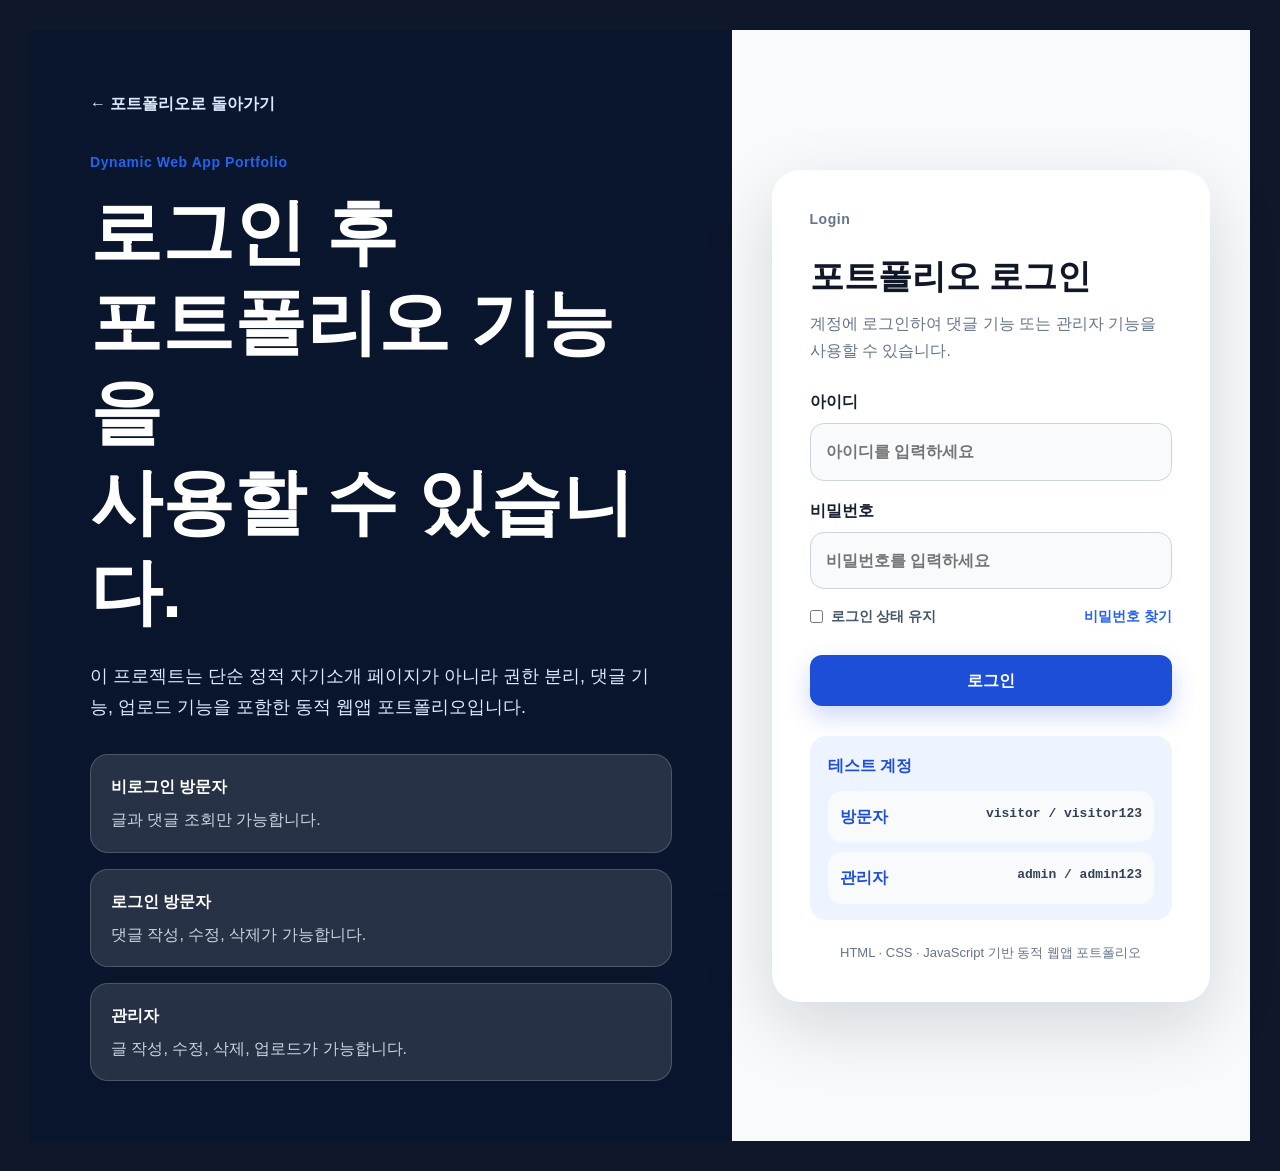
<file: login.html>
<!DOCTYPE html>
<html lang="ko">
<head>
  <meta charset="UTF-8" />
  <meta name="viewport" content="width=device-width, initial-scale=1.0" />

  <title>로그인 | 김동욱 포트폴리오</title>

  <meta
    name="description"
    content="김동욱 동적 웹앱 포트폴리오 로그인 페이지"
  />

  <link rel="stylesheet" href="style.css" />
  <link rel="stylesheet" href="login.css" />
</head>
<body class="login-page">

  <main class="login-layout">

    <!-- LEFT -->
    <section class="login-hero">

      <div class="login-overlay"></div>

      <div class="login-hero-content">

        <a class="back-link" href="index.html">
          ← 포트폴리오로 돌아가기
        </a>

        <p class="eyebrow">Dynamic Web App Portfolio</p>

        <h1>
          로그인 후<br />
          포트폴리오 기능을<br />
          사용할 수 있습니다.
        </h1>

        <p class="login-hero-text">
          이 프로젝트는 단순 정적 자기소개 페이지가 아니라
          권한 분리, 댓글 기능, 업로드 기능을 포함한
          동적 웹앱 포트폴리오입니다.
        </p>

        <div class="login-feature-list">

          <div class="login-feature-item">
            <strong>비로그인 방문자</strong>
            <p>글과 댓글 조회만 가능합니다.</p>
          </div>

          <div class="login-feature-item">
            <strong>로그인 방문자</strong>
            <p>댓글 작성, 수정, 삭제가 가능합니다.</p>
          </div>

          <div class="login-feature-item">
            <strong>관리자</strong>
            <p>글 작성, 수정, 삭제, 업로드가 가능합니다.</p>
          </div>

        </div>

      </div>

    </section>

    <!-- RIGHT -->
    <section class="login-form-section">

      <div class="login-card">

        <p class="eyebrow">Login</p>

        <h2>포트폴리오 로그인</h2>

        <p class="login-desc">
          계정에 로그인하여 댓글 기능 또는 관리자 기능을 사용할 수 있습니다.
        </p>

        <form id="loginForm" class="form login-form">

          <label>
            아이디
            <input
              id="loginId"
              type="text"
              placeholder="아이디를 입력하세요"
              autocomplete="username"
              required
            />
          </label>

          <label>
            비밀번호
            <input
              id="loginPassword"
              type="password"
              placeholder="비밀번호를 입력하세요"
              autocomplete="current-password"
              required
            />
          </label>

          <div class="login-options">

            <label class="remember-box">
              <input type="checkbox" />
              로그인 상태 유지
            </label>

            <a href="#" class="forgot-link">
              비밀번호 찾기
            </a>

          </div>

          <button class="btn full" type="submit">
            로그인
          </button>

        </form>

        <div class="notice login-help">

          <strong>테스트 계정</strong>

          <div class="test-account-list">

            <div class="test-account">
              <span>방문자</span>
              <code>visitor / visitor123</code>
            </div>

            <div class="test-account">
              <span>관리자</span>
              <code>admin / admin123</code>
            </div>

          </div>

        </div>

        <div class="login-bottom-text">
          HTML · CSS · JavaScript 기반 동적 웹앱 포트폴리오
        </div>

      </div>

    </section>

  </main>

  <script src="login.js"></script>

</body>
</html>
</file>
<file: style.css>
* {
  margin: 0;
  padding: 0;
  box-sizing: border-box;
}

html {
  scroll-behavior: smooth;
}

body {
  font-family: "Pretendard", "Noto Sans KR", Arial, sans-serif;
  color: #172033;
  background: #f5f7fb;
  line-height: 1.7;
}

a {
  color: inherit;
  text-decoration: none;
}

button,
input,
textarea,
select {
  font: inherit;
}

.container {
  width: min(1120px, calc(100% - 40px));
  margin: 0 auto;
}

.hidden {
  display: none !important;
}

/* Header */
.site-header {
  position: sticky;
  top: 0;
  z-index: 100;
  background: rgba(255, 255, 255, 0.92);
  backdrop-filter: blur(14px);
  border-bottom: 1px solid #e5e9f2;
}

.header-inner {
  height: 72px;
  display: flex;
  align-items: center;
  justify-content: space-between;
  gap: 24px;
}

.logo {
  font-weight: 900;
  font-size: 22px;
  color: #0f1f3d;
  white-space: nowrap;
}

.logo span {
  color: #2563eb;
}

.nav {
  display: flex;
  align-items: center;
  gap: 18px;
  font-size: 14px;
  color: #4b5565;
}

.nav a:hover {
  color: #2563eb;
}

.auth-box {
  display: flex;
  align-items: center;
  gap: 10px;
}

.role-badge {
  padding: 7px 12px;
  border-radius: 999px;
  background: #eef4ff;
  color: #1d4ed8;
  font-size: 13px;
  font-weight: 700;
}

/* Button */
.btn {
  display: inline-flex;
  align-items: center;
  justify-content: center;
  border: 0;
  cursor: pointer;
  border-radius: 12px;
  padding: 12px 18px;
  background: #1d4ed8;
  color: #fff;
  font-weight: 800;
  box-shadow: 0 10px 24px rgba(29, 78, 216, 0.22);
}

.btn:hover {
  background: #1e40af;
}

.btn.ghost {
  background: #fff;
  color: #1d4ed8;
  border: 1px solid #c7d2fe;
  box-shadow: none;
}

.btn.danger {
  background: #dc2626;
}

.btn.small {
  padding: 8px 12px;
  border-radius: 10px;
  font-size: 13px;
}

/* Section */
.section {
  padding: 96px 0;
}

.section.alt {
  background: #edf2f9;
}

.eyebrow {
  color: #2563eb;
  font-size: 14px;
  font-weight: 900;
  letter-spacing: 0.04em;
  margin-bottom: 12px;
}

h1,
h2,
h3 {
  line-height: 1.25;
  color: #101827;
}

h2 {
  font-size: clamp(28px, 4vw, 42px);
  margin-bottom: 24px;
}

/* Hero */
.hero {
  min-height: calc(100vh - 72px);
  display: flex;
  align-items: center;
  position: relative;
  overflow: hidden;
  background:
    linear-gradient(
      90deg,
      rgba(8, 21, 45, 0.92) 0%,
      rgba(15, 35, 70, 0.82) 45%,
      rgba(15, 35, 70, 0.45) 100%
    ),
    url("https://images.unsplash.com/photo-1497366754035-f200968a6e72?auto=format&fit=crop&w=1800&q=80")
      center / cover no-repeat;
  color: #fff;
}

.hero::after {
  content: "";
  position: absolute;
  inset: 0;
  background:
    radial-gradient(circle at 20% 20%, rgba(59, 130, 246, 0.28), transparent 28%),
    radial-gradient(circle at 80% 70%, rgba(255, 255, 255, 0.12), transparent 30%);
  pointer-events: none;
}

.hero .container {
  position: relative;
  z-index: 1;
}

.hero-grid {
  display: grid;
  grid-template-columns: 1.2fr 0.8fr;
  align-items: center;
  gap: 56px;
}

.hero h1 {
  font-size: clamp(42px, 6vw, 72px);
  color: #fff;
  margin-bottom: 24px;
}

.hero h1 span {
  color: #93c5fd;
}

.hero-text {
  max-width: 720px;
  color: #dbeafe;
  font-size: 18px;
  margin-bottom: 14px;
}

.hero-actions {
  display: flex;
  gap: 14px;
  flex-wrap: wrap;
  margin-top: 30px;
}

.hero-stats {
  display: flex;
  gap: 16px;
  flex-wrap: wrap;
  margin-top: 34px;
}

.hero-stats div {
  min-width: 120px;
  padding: 16px;
  border-radius: 18px;
  background: rgba(255, 255, 255, 0.12);
  border: 1px solid rgba(255, 255, 255, 0.18);
}

.hero-stats strong {
  display: block;
  font-size: 24px;
  color: #fff;
}

.hero-stats span {
  color: #cbd5e1;
  font-size: 13px;
}

.profile-card {
  padding: 34px;
  border-radius: 28px;
  background: rgba(255, 255, 255, 0.94);
  color: #172033;
  box-shadow: 0 30px 80px rgba(0, 0, 0, 0.28);
}

.avatar {
  width: 82px;
  height: 82px;
  border-radius: 24px;
  display: grid;
  place-items: center;
  background: linear-gradient(135deg, #1d4ed8, #38bdf8);
  color: #fff;
  font-size: 28px;
  font-weight: 900;
  margin-bottom: 22px;
}

.profile-card h2 {
  font-size: 28px;
  margin-bottom: 12px;
}

.profile-card ul {
  margin-top: 18px;
  padding-left: 20px;
}

.profile-card li {
  margin-bottom: 8px;
}

/* Layout */
.two-column {
  display: grid;
  grid-template-columns: 0.9fr 1.1fr;
  gap: 60px;
}

.text-box,
.panel,
.feature-card,
.skill-card,
.permission-box,
.contact-box,
.timeline-item {
  background: #fff;
  border: 1px solid #e5e9f2;
  border-radius: 24px;
  padding: 28px;
  box-shadow: 0 16px 40px rgba(15, 23, 42, 0.06);
}

.text-box p + p {
  margin-top: 16px;
}

.text-box.wide {
  margin-top: 26px;
}

/* Cards */
.feature-grid,
.skill-grid,
.permission-grid,
.post-grid {
  display: grid;
  gap: 22px;
}

.feature-grid {
  grid-template-columns: repeat(4, 1fr);
}

.skill-grid {
  grid-template-columns: repeat(3, 1fr);
}

.feature-card span {
  display: inline-flex;
  margin-bottom: 20px;
  color: #2563eb;
  font-weight: 900;
}

.feature-card h3,
.skill-card h3 {
  margin-bottom: 12px;
  font-size: 21px;
}

.skill-card p {
  font-weight: 900;
  color: #1d4ed8;
  margin-bottom: 8px;
}

.skill-card small {
  color: #64748b;
}

/* Architecture */
.architecture-box {
  display: flex;
  align-items: center;
  justify-content: center;
  gap: 14px;
  flex-wrap: wrap;
  margin-top: 30px;
}

.arch-item {
  min-width: 170px;
  padding: 24px;
  border-radius: 22px;
  background: #fff;
  border: 1px solid #dbe3ef;
  text-align: center;
  font-weight: 900;
  box-shadow: 0 14px 34px rgba(15, 23, 42, 0.07);
}

.arch-item small {
  display: block;
  margin-top: 8px;
  font-weight: 600;
  color: #64748b;
}

.arch-arrow {
  font-size: 24px;
  font-weight: 900;
  color: #2563eb;
}

/* Permission */
.permission-box {
  margin-top: 30px;
}

.permission-grid {
  grid-template-columns: repeat(3, 1fr);
}

.permission-grid div {
  padding: 20px;
  border-radius: 18px;
  background: #f8fafc;
}

.permission-grid strong {
  display: block;
  margin-bottom: 8px;
  color: #1d4ed8;
}

.table-wrap {
  overflow-x: auto;
}

.permission-table {
  width: 100%;
  min-width: 760px;
  border-collapse: collapse;
  background: #fff;
  border-radius: 22px;
  overflow: hidden;
  box-shadow: 0 16px 40px rgba(15, 23, 42, 0.06);
}

.permission-table th,
.permission-table td {
  padding: 18px;
  border-bottom: 1px solid #e5e9f2;
  text-align: center;
}

.permission-table th {
  background: #0f1f3d;
  color: #fff;
}

.permission-table td:first-child {
  font-weight: 900;
  color: #172033;
}

/* Projects */
.section-head {
  display: flex;
  align-items: flex-end;
  justify-content: space-between;
  gap: 24px;
  margin-bottom: 28px;
}

.section-desc {
  color: #64748b;
}

.form {
  margin-bottom: 30px;
}

.form label {
  display: block;
  font-weight: 800;
  margin-bottom: 16px;
}

.form input,
.form textarea,
.form select {
  width: 100%;
  margin-top: 8px;
  padding: 14px 15px;
  border: 1px solid #cbd5e1;
  border-radius: 14px;
  background: #f8fafc;
  outline: none;
}

.form textarea {
  min-height: 150px;
  resize: vertical;
}

.form input:focus,
.form textarea:focus,
.form select:focus {
  border-color: #2563eb;
  background: #fff;
  box-shadow: 0 0 0 4px rgba(37, 99, 235, 0.12);
}

.form-help {
  display: block;
  margin-top: 8px;
  color: #64748b;
  font-weight: 500;
}

.form-actions {
  display: flex;
  gap: 12px;
  flex-wrap: wrap;
}

.post-grid {
  grid-template-columns: repeat(3, 1fr);
}

.post-card {
  overflow: hidden;
  background: #fff;
  border: 1px solid #e5e9f2;
  border-radius: 24px;
  box-shadow: 0 16px 40px rgba(15, 23, 42, 0.06);
}

.post-card img {
  width: 100%;
  height: 210px;
  object-fit: cover;
  background: #dbeafe;
}

.post-body {
  padding: 22px;
}

.post-category {
  display: inline-flex;
  margin-bottom: 12px;
  padding: 6px 10px;
  border-radius: 999px;
  background: #eef4ff;
  color: #1d4ed8;
  font-size: 12px;
  font-weight: 900;
}

.post-actions,
.comment-actions {
  display: flex;
  gap: 8px;
  margin-top: 18px;
  flex-wrap: wrap;
}

/* Timeline */
.timeline {
  display: grid;
  grid-template-columns: repeat(4, 1fr);
  gap: 22px;
}

.timeline-item span {
  color: #2563eb;
  font-size: 13px;
  font-weight: 900;
}

/* Comments */
.notice {
  margin-bottom: 22px;
  padding: 16px 18px;
  border-radius: 16px;
  background: #eef4ff;
  color: #1d4ed8;
  font-weight: 800;
}

.comment-list {
  display: grid;
  gap: 16px;
}

.comment-card {
  background: #fff;
  border: 1px solid #e5e9f2;
  border-radius: 22px;
  padding: 22px;
  box-shadow: 0 14px 34px rgba(15, 23, 42, 0.06);
}

.comment-card strong {
  color: #1d4ed8;
}

/* Contact */
.contact-box {
  text-align: center;
}

.contact-list {
  margin-top: 22px;
  display: flex;
  justify-content: center;
  gap: 12px;
  flex-wrap: wrap;
}

.contact-list span {
  padding: 10px 14px;
  border-radius: 999px;
  background: #eef4ff;
  color: #1d4ed8;
  font-weight: 800;
}

/* Footer */
.footer {
  padding: 34px 0;
  background: #0f1f3d;
  color: #cbd5e1;
}

.footer-inner {
  display: flex;
  justify-content: space-between;
  gap: 14px;
  flex-wrap: wrap;
}

/* Login Page */
.login-page {
  min-height: 100vh;
  display: grid;
  place-items: center;
  background:
    linear-gradient(rgba(8, 21, 45, 0.86), rgba(8, 21, 45, 0.86)),
    url("https://images.unsplash.com/photo-1556761175-b413da4baf72?auto=format&fit=crop&w=1800&q=80")
      center / cover no-repeat;
  padding: 30px;
}

.login-card {
  width: min(440px, 100%);
  padding: 36px;
  border-radius: 28px;
  background: rgba(255, 255, 255, 0.96);
  box-shadow: 0 30px 80px rgba(0, 0, 0, 0.28);
}

.login-card h1 {
  margin-bottom: 12px;
}

.login-card p {
  color: #64748b;
  margin-bottom: 24px;
}

.login-card label {
  display: block;
  font-weight: 800;
  margin-bottom: 16px;
}

.login-card input {
  width: 100%;
  margin-top: 8px;
  padding: 14px 15px;
  border: 1px solid #cbd5e1;
  border-radius: 14px;
}

.login-card .btn {
  width: 100%;
  margin-top: 8px;
}

/* Responsive */
@media (max-width: 1024px) {
  .nav {
    display: none;
  }

  .hero-grid,
  .two-column {
    grid-template-columns: 1fr;
  }

  .feature-grid,
  .skill-grid,
  .post-grid,
  .timeline,
  .permission-grid {
    grid-template-columns: repeat(2, 1fr);
  }

  .profile-card {
    max-width: 620px;
  }
}

@media (max-width: 640px) {
  .container {
    width: min(100% - 28px, 1120px);
  }

  .header-inner {
    height: auto;
    padding: 14px 0;
    align-items: flex-start;
    flex-direction: column;
  }

  .auth-box {
    width: 100%;
    justify-content: space-between;
  }

  .section {
    padding: 68px 0;
  }

  .hero {
    min-height: auto;
    padding: 80px 0;
    background:
      linear-gradient(
        rgba(8, 21, 45, 0.9),
        rgba(8, 21, 45, 0.78)
      ),
      url("https://images.unsplash.com/photo-1497366754035-f200968a6e72?auto=format&fit=crop&w=1200&q=80")
        center / cover no-repeat;
  }

  .hero h1 {
    font-size: 38px;
  }

  .hero-text {
    font-size: 16px;
  }

  .hero-actions,
  .form-actions,
  .section-head,
  .footer-inner {
    flex-direction: column;
    align-items: stretch;
  }

  .btn {
    width: 100%;
  }

  .feature-grid,
  .skill-grid,
  .post-grid,
  .timeline,
  .permission-grid {
    grid-template-columns: 1fr;
  }

  .architecture-box {
    flex-direction: column;
  }

  .arch-arrow {
    transform: rotate(90deg);
  }

  .profile-card,
  .text-box,
  .panel,
  .feature-card,
  .skill-card,
  .permission-box,
  .contact-box,
  .timeline-item {
    padding: 22px;
    border-radius: 20px;
  }
}

/* Contact Form */
.contact-form-section {
  background: #f8fafc;
}

.contact-grid {
  display: grid;
  grid-template-columns: repeat(2, 1fr);
  gap: 16px;
}

#contactResult {
  margin-top: 18px;
}

.contact-phone-link {
  color: #1d4ed8;
  font-weight: 900;
  text-decoration: underline;
}

@media (max-width: 640px) {
  .contact-grid {
    grid-template-columns: 1fr;
  }
}

.contact-save-card {
  margin-top: 18px;
  padding: 22px;
  border-radius: 20px;
  background: #fff;
  border: 1px solid #dbeafe;
  box-shadow: 0 10px 24px rgba(15, 23, 42, 0.06);
}

.contact-save-card strong {
  display: block;
  margin-bottom: 10px;
  color: #1d4ed8;
  font-size: 18px;
}

.contact-save-card p {
  margin-top: 8px;
  color: #475569;
}

.contact-save-card small {
  display: block;
  margin-top: 12px;
  color: #94a3b8;
}

.contact-phone-link {
  display: inline-flex;
  margin-top: 4px;
  color: #2563eb;
  font-weight: 900;
  text-decoration: underline;
}

/* Thank You Section */
.thankyou-section {
  background: linear-gradient(
    180deg,
    #f8fafc 0%,
    #eef4ff 100%
  );
}

.thankyou-card {
  padding: 60px;
  border-radius: 36px;
  background:
    linear-gradient(
      135deg,
      rgba(255,255,255,0.96),
      rgba(255,255,255,0.92)
    );
  border: 1px solid #dbeafe;
  box-shadow:
    0 30px 80px rgba(15, 23, 42, 0.08);
  text-align: center;
}

.thankyou-card h2 {
  font-size: clamp(34px, 5vw, 56px);
  margin-bottom: 26px;
  color: #0f172a;
}

.thankyou-text {
  max-width: 880px;
  margin: 0 auto 18px;
  color: #475569;
  font-size: 18px;
  line-height: 1.9;
}

.thankyou-highlight {
  margin-top: 42px;
  display: grid;
  grid-template-columns: repeat(3, 1fr);
  gap: 22px;
}

.highlight-item {
  padding: 28px 24px;
  border-radius: 24px;
  background: #ffffff;
  border: 1px solid #dbeafe;
  box-shadow: 0 14px 34px rgba(15, 23, 42, 0.06);
}

.highlight-item strong {
  display: block;
  margin-bottom: 10px;
  color: #2563eb;
  font-size: 18px;
}

.highlight-item span {
  color: #475569;
  font-weight: 600;
}

.thankyou-message {
  margin-top: 42px;
  padding: 34px;
  border-radius: 28px;
  background:
    linear-gradient(
      135deg,
      #1d4ed8,
      #2563eb
    );
  color: #fff;
}

.thankyou-message h3 {
  margin-bottom: 14px;
  font-size: 28px;
  color: #fff;
}

.thankyou-message p {
  color: #dbeafe;
  line-height: 1.9;
}

.thankyou-footer {
  margin-top: 36px;
  display: flex;
  justify-content: center;
  gap: 14px;
  flex-wrap: wrap;
}

.thankyou-footer span {
  padding: 12px 18px;
  border-radius: 999px;
  background: #eef4ff;
  color: #1d4ed8;
  font-weight: 800;
  border: 1px solid #c7d2fe;
}

/* Responsive */
@media (max-width: 900px) {
  .thankyou-highlight {
    grid-template-columns: 1fr;
  }

  .thankyou-card {
    padding: 40px 28px;
  }
}

@media (max-width: 640px) {
  .thankyou-card {
    padding: 30px 22px;
    border-radius: 24px;
  }

  .thankyou-card h2 {
    font-size: 34px;
  }

  .thankyou-text {
    font-size: 16px;
  }

  .thankyou-message {
    padding: 26px 20px;
  }

  .thankyou-message h3 {
    font-size: 22px;
  }

  .thankyou-footer {
    flex-direction: column;
    align-items: stretch;
  }
}
</file>
<file: login.css>
/* Login Page - Rich Layout */
.login-page {
  min-height: 100vh;
  background: #0f172a;
}

.login-layout {
  min-height: 100vh;
  display: grid;
  grid-template-columns: 1.15fr 0.85fr;
}

.login-hero {
  position: relative;
  display: flex;
  align-items: center;
  padding: 60px;
  background:
    linear-gradient(rgba(8, 21, 45, 0.78), rgba(8, 21, 45, 0.86)),
    url("https://images.unsplash.com/photo-1551836022-d5d88e9218df?auto=format&fit=crop&w=1600&q=80")
      center / cover no-repeat;
  color: #fff;
}

.login-hero-content {
  position: relative;
  z-index: 1;
  max-width: 720px;
}

.back-link {
  display: inline-flex;
  margin-bottom: 34px;
  color: #dbeafe;
  font-weight: 800;
}

.login-hero h1 {
  color: #fff;
  font-size: clamp(42px, 6vw, 72px);
  margin-bottom: 24px;
}

.login-hero-text {
  max-width: 620px;
  color: #dbeafe;
  font-size: 18px;
  margin-bottom: 32px;
}

.login-feature-list {
  display: grid;
  gap: 16px;
  max-width: 620px;
}

.login-feature-item {
  padding: 18px 20px;
  border-radius: 18px;
  background: rgba(255, 255, 255, 0.12);
  border: 1px solid rgba(255, 255, 255, 0.18);
}

.login-feature-item strong {
  display: block;
  color: #fff;
  margin-bottom: 6px;
}

.login-feature-item p {
  color: #cbd5e1;
}

.login-form-section {
  display: grid;
  place-items: center;
  padding: 40px;
  background: #f8fafc;
}

.login-card {
  width: min(460px, 100%);
  padding: 38px;
  border-radius: 28px;
  background: #fff;
  box-shadow: 0 24px 70px rgba(15, 23, 42, 0.15);
}

.login-card h2 {
  font-size: 34px;
  margin-bottom: 12px;
}

.login-desc {
  color: #64748b;
  margin-bottom: 26px;
}

.login-options {
  display: flex;
  justify-content: space-between;
  gap: 12px;
  margin: 6px 0 18px;
  font-size: 14px;
}

.remember-box {
  display: flex !important;
  align-items: center;
  gap: 8px;
  margin: 0 !important;
  color: #475569;
}

.remember-box input {
  width: auto !important;
  margin: 0 !important;
}

.forgot-link {
  color: #2563eb;
  font-weight: 800;
}

.full {
  width: 100%;
}

.login-help {
  margin-top: 22px;
}

.test-account-list {
  display: grid;
  gap: 10px;
  margin-top: 12px;
}

.test-account {
  display: flex;
  justify-content: space-between;
  gap: 10px;
  padding: 12px;
  border-radius: 14px;
  background: #f8fafc;
}

.test-account span {
  font-weight: 900;
  color: #1d4ed8;
}

.test-account code {
  color: #334155;
}

.login-bottom-text {
  margin-top: 18px;
  text-align: center;
  color: #64748b;
  font-size: 13px;
}

/* Login Responsive */
@media (max-width: 900px) {
  .login-layout {
    grid-template-columns: 1fr;
  }

  .login-hero {
    min-height: auto;
    padding: 70px 26px;
  }

  .login-form-section {
    padding: 34px 20px;
  }
}

@media (max-width: 520px) {
  .login-hero h1 {
    font-size: 38px;
  }

  .login-card {
    padding: 26px;
    border-radius: 22px;
  }

  .login-options,
  .test-account {
    flex-direction: column;
  }
}
</file>
